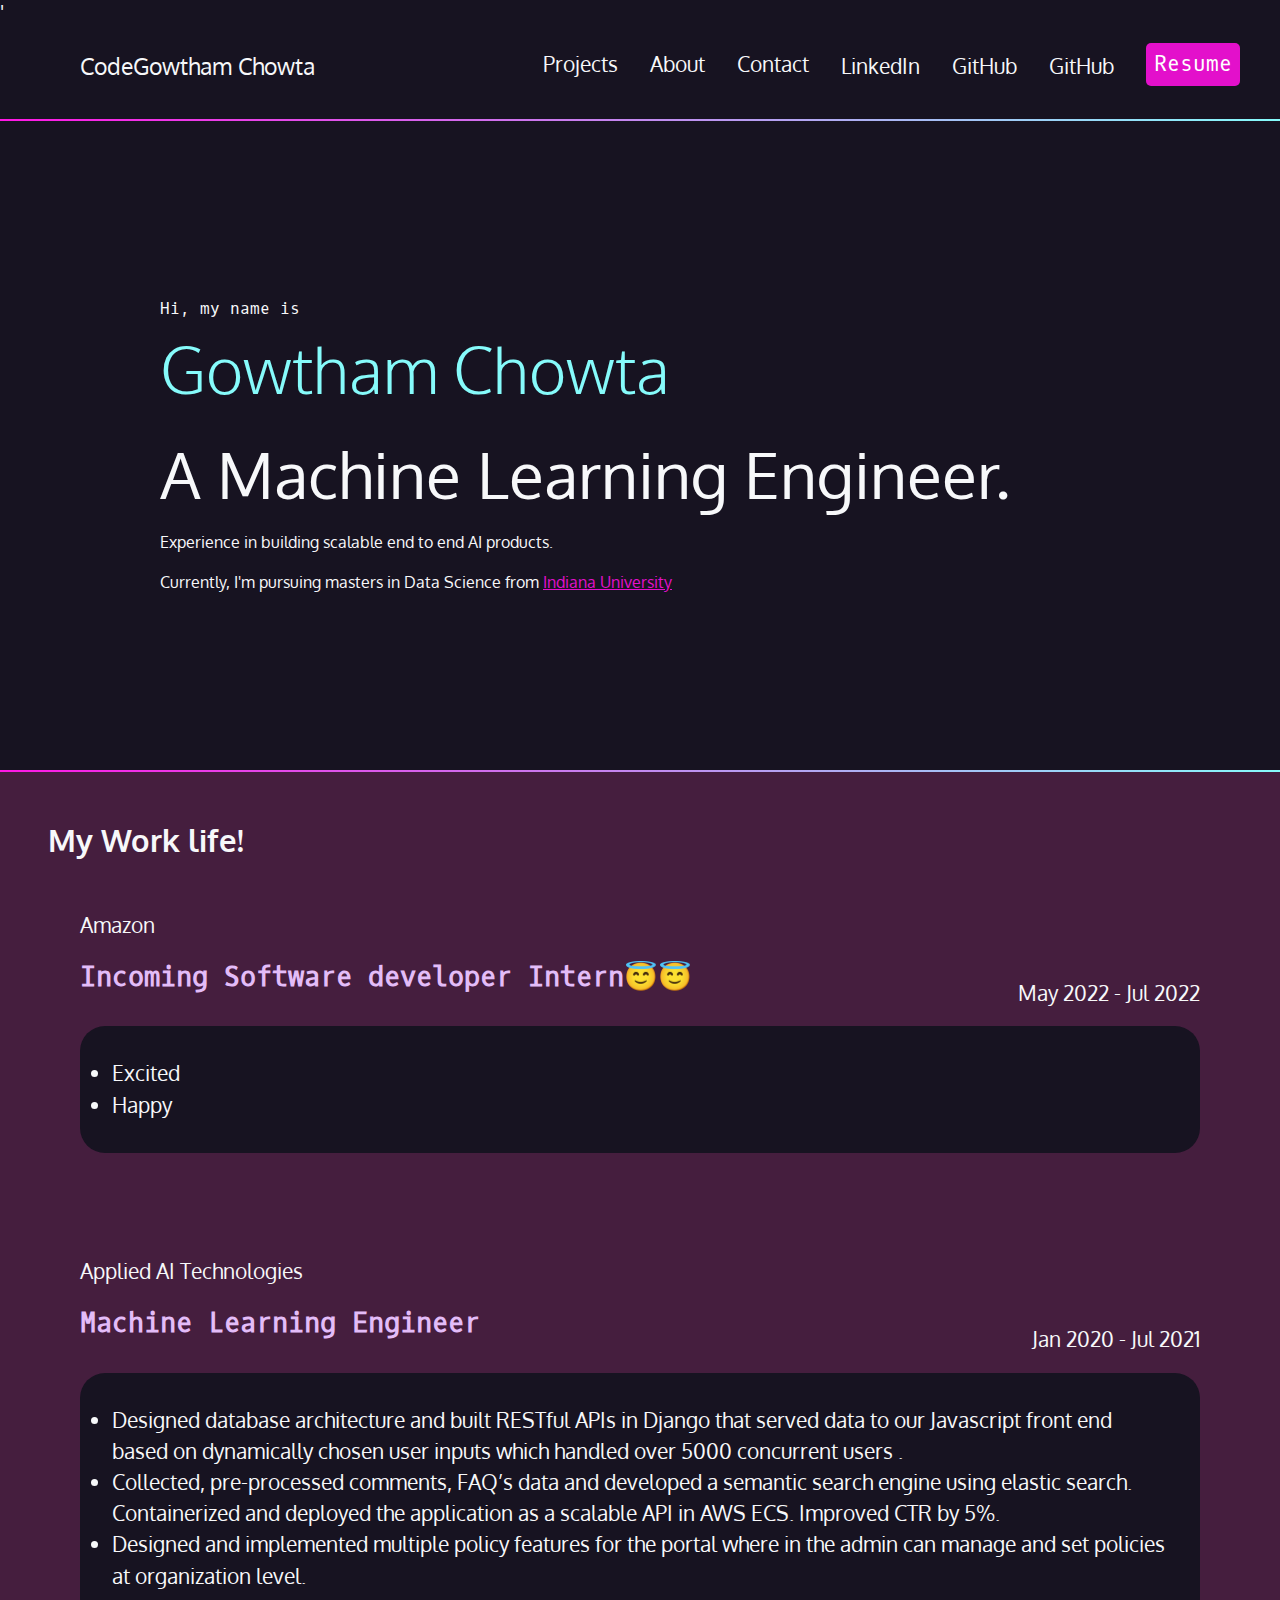
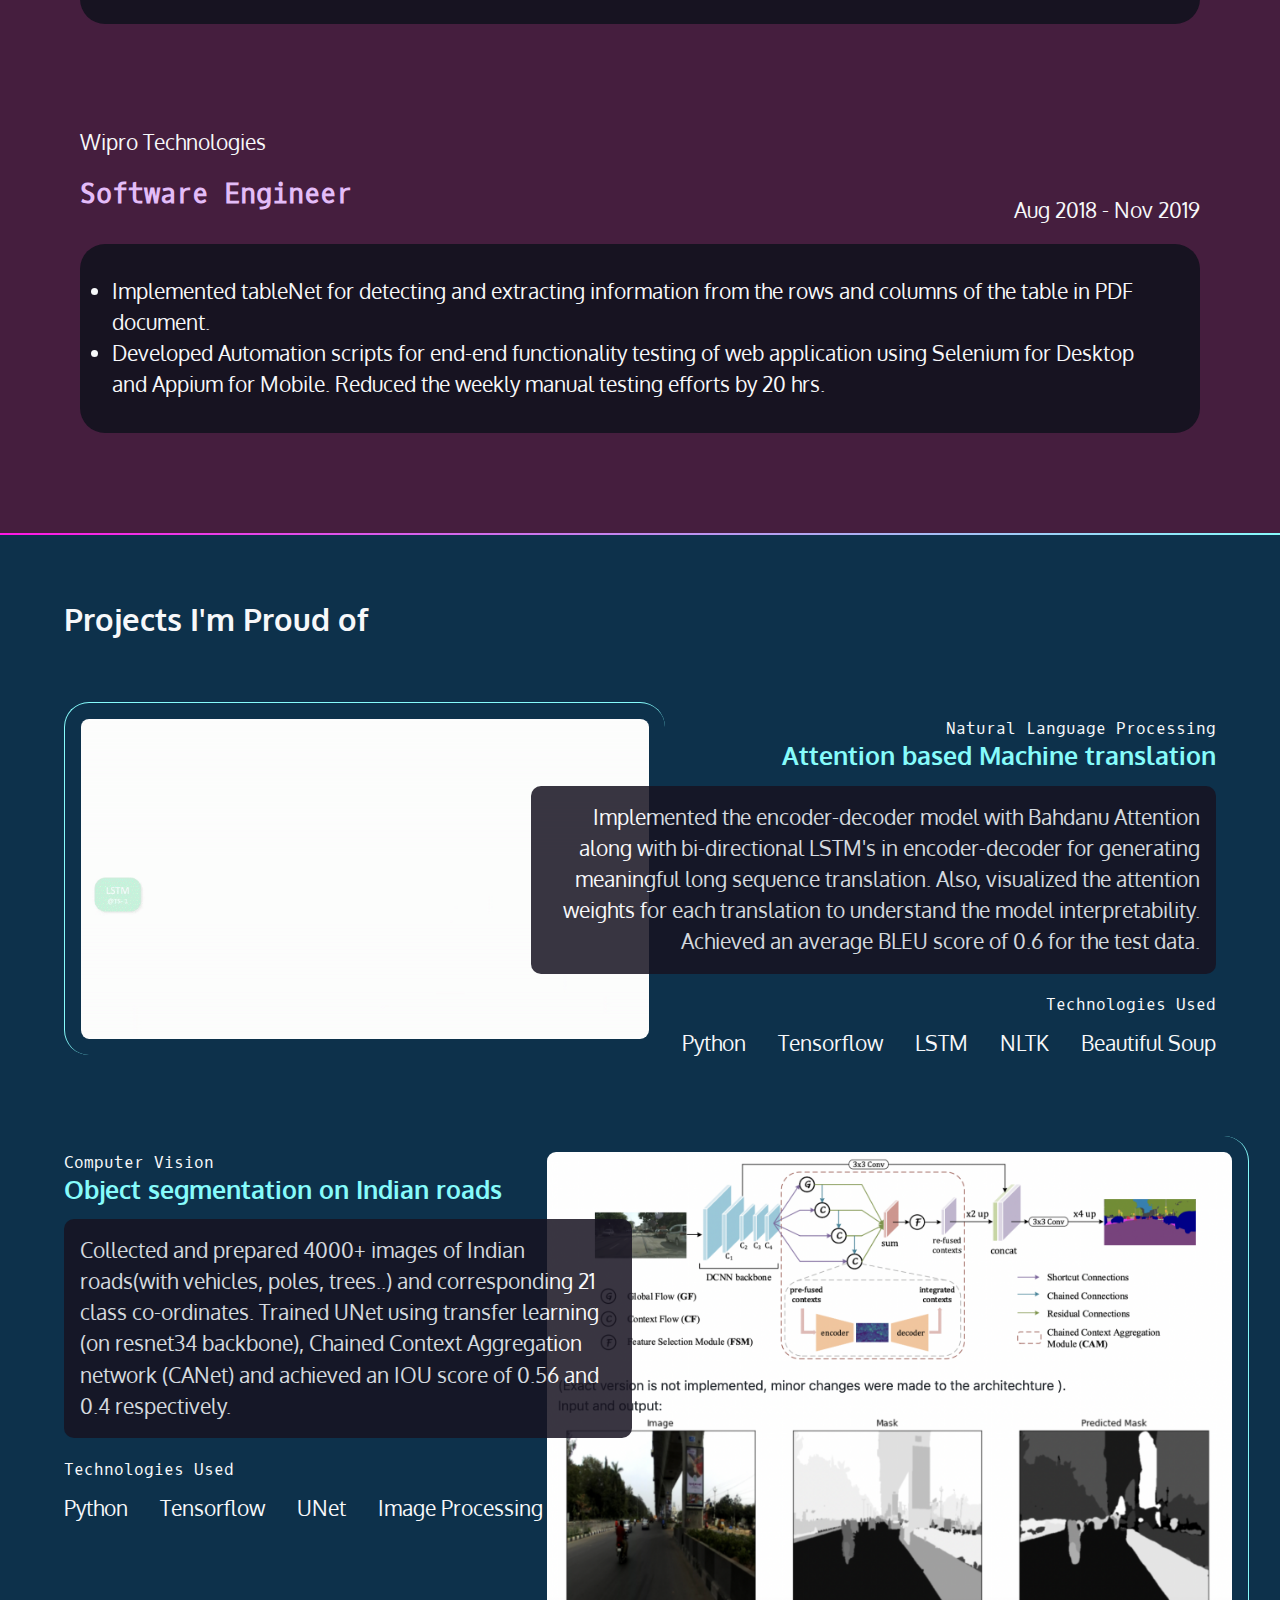
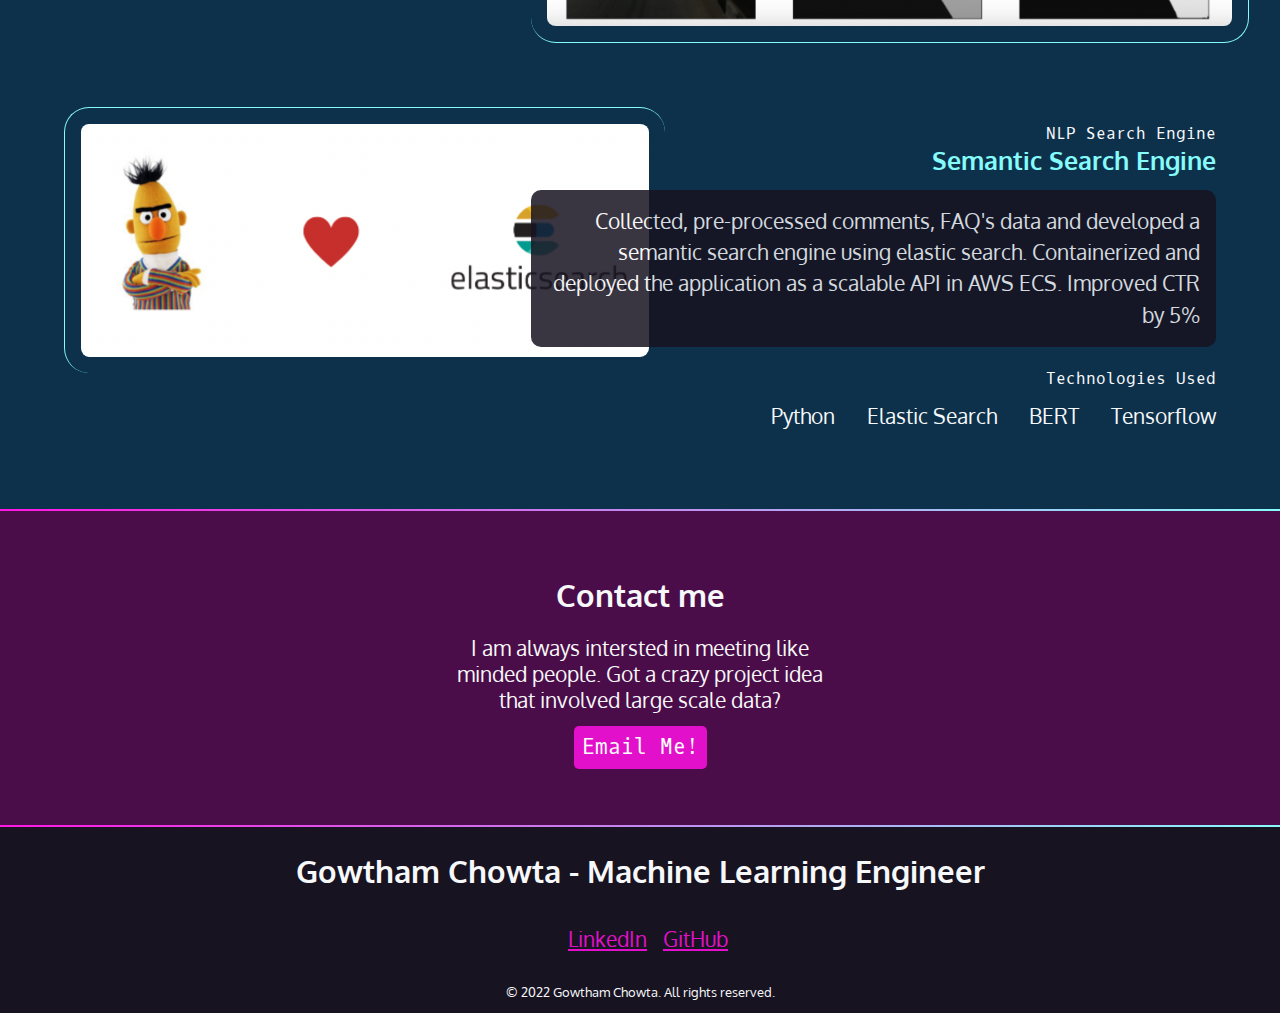
<file: index.html>
<!DOCTYPE html>
<html lang="en">

<head>
    <meta charset="UTF-8">
    <meta http-equiv="X-UA-Compatible" content="IE=edge">
    <meta name="viewport" content="width=device-width, initial-scale=1.0">
    <title>Portfolio with HTML/CSS</title>
    <link rel="stylesheet" href="public/index.css">'
    <link rel="preconnect" href="https://fonts.googleapis.com">
    <link rel="preconnect" href="https://fonts.gstatic.com" crossorigin>
    <link href="https://fonts.googleapis.com/css2?family=Oxygen+Mono&family=Oxygen:wght@300&display=swap"
        rel="stylesheet">
    <link rel="stylesheet" href="https://pro.fontawesome.com/releases/v5.10.0/css/all.css"
        integrity="sha384-AYmEC3Yw5cVb3ZcuHtOA93w35dYTsvhLPVnYs9eStHfGJvOvKxVfELGroGkvsg+p" crossorigin="anonymous" />

    <!-- <link href="/your-path-to-fontawesome/css/fontawesome.css" rel="stylesheet"> -->

</head>

<body>

    <nav>
        <ul class="pages">
            <!-- <li>
                <h1> <i class="fas fa-code"></i> Gowtham Chowta </h1>
            </li> -->
            <li> <a href="index.html"><i class="fas fa-code"></i>
                <span class="sr-only">Code</span>Gowtham Chowta</a> </li>
            <li> <a href="#projects">Projects</a> </li>
            <li> <a href="about.html">About</a></li>
            <li> <a href="#contact">Contact</a> </li>
            <li> <a href="https://www.linkedin.com/in/gauthamchowta/" target="_blank"><i class="fab fa-linkedin"></i>
                    <span class="sr-only">LinkedIn</span></a> </li>
            <li> <a href="https://github.com/GowthamChowta" target="_blank"><i class="fab fa-github"></i>
                    <span class="sr-only">GitHub</span></a> </li>

            <li> <a href="https://gautigadu091.medium.com/" target="_blank"><i class="fab fa-medium"></i></i>
                <span class="sr-only">GitHub</span></a> </li>
                <li> <a href="https://drive.google.com/file/d/1GenDVMFQDzAGqUfYYhJGeOoG4VwHVhlg/view?usp=sharing" target="_blank" id="button">Resume</a> </li>


        </ul>
    </nav>
    <div class="gradient"></div>
    <section class="intro">
        <p class="name">Hi, my name is <span>Gowtham Chowta</span> </p>

        <h2>A Machine Learning Engineer.</h2>
        <p> Experience in building scalable end to end AI products.</p>
        <p>Currently, I'm pursuing masters in Data Science from <a href="https://datascience.indiana.edu/">Indiana
                University</a> </p>
    </section>
    <div class="gradient"></div>
    <section class="work-exp">
        <h2 class='work-exp-heading'>My Work life!</h2>

        <article class="experience">
            <p class="comp-name">Amazon</p>
            <div class="row">
                <h3 class="comp-role">Incoming Software developer Intern😇😇
                </h3>
                <p class="comp-years-bwn">May 2022 - Jul 2022</p>
            </div>

            <ul class="comp-respo">
                <li>Excited</li>
                <li>Happy</li>                
            </ul>
            </p>
        </article>

        <article class="experience">
            <p class="comp-name">Applied AI Technologies</p>
            <div class="row">
                <h3 class="comp-role">Machine Learning Engineer</h3>
                <p class="comp-years-bwn">Jan 2020 - Jul 2021</p>
            </div>

            <ul class="comp-respo">
                <li>Designed database architecture and built RESTful APIs in Django that served data to our Javascript
                    front end based on dynamically chosen user inputs which handled over 5000 concurrent users .</li>
                <li>Collected, pre-processed comments, FAQ’s data and developed a semantic search engine using elastic
                    search. Containerized and deployed the application as a scalable API in AWS ECS. Improved CTR by 5%.
                </li>
                <li>Designed and implemented multiple policy features for the portal where in the admin can manage and
                    set policies at organization level.</li>
            </ul>
            </p>
        </article>

        <article class="experience">
            <p class="comp-name">Wipro Technologies</p>
            <div class="row">
                <h3 class="comp-role">Software Engineer</h3>
                <p class="comp-years-bwn">Aug 2018 - Nov 2019</p>
            </div>

            <ul class="comp-respo">
                <li>Implemented tableNet for detecting and extracting information from the rows and columns of the table in PDF
                    document.
                    </li>
                <li>Developed Automation scripts for end-end functionality testing of web application using Selenium for Desktop and
                    Appium for Mobile. Reduced the weekly manual testing efforts by 20 hrs.
                </li>                
            </ul>
            </p>
        </article>

    </section>



    <div class="gradient"></div>
    <div class="background-dkblue" id="projects">
        <section class="projects">
            <h2 class='projects-heading'>Projects I'm Proud of</h2>

            <article class="left">
                <div class="text">
                    <p class="project-info">Natural Language Processing</p>
                    <h3 class="project-title">Attention based Machine translation</h3>
                    <p class="project-desc"> Implemented the encoder-decoder model with Bahdanu Attention along with
                        bi-directional LSTM's in
                        encoder-decoder for generating meaningful long sequence translation. Also, visualized the
                        attention weights for each
                        translation to understand the model interpretability. Achieved an average BLEU score of 0.6 for
                        the test data.</p>
                    <p class="project-info">Technologies Used</p>
                    <ul class="tech-list">
                        <li>Python</li>
                        <li>Tensorflow</li>
                        <li>LSTM</li>
                        <li>NLTK</li>
                        <li>Beautiful Soup</li>
                    </ul>
                </div>
                <img src="public/p3.gif" alt="Machine translation">
            </article>



            <article class="right">
                <div class="text">
                    <p class="project-info">Computer Vision</p>
                    <h3 class="project-title">Object segmentation on Indian roads</h3>
                    <p class="project-desc"> Collected and prepared 4000+ images of Indian roads(with vehicles, poles,
                        trees..) and corresponding 21 class
                        co-ordinates. Trained UNet using transfer learning (on resnet34 backbone), Chained Context
                        Aggregation network (CANet) and
                        achieved an IOU score of 0.56 and 0.4 respectively.</p>
                    <p class="project-info">Technologies Used</p>
                    <ul class="tech-list">
                        <li>Python</li>
                        <li>Tensorflow</li>
                        <li>UNet</li>
                        <!-- <li>Deep Learning</li> -->
                        <li>Image Processing</li>
                    </ul>
                </div>
                <img src="public/p2.png" alt="Object Detection">
            </article>

            <article class="left">
                <div class="text">
                    <p class="project-info">NLP Search Engine</p>
                    <h3 class="project-title">Semantic Search Engine</h3>
                    <p class="project-desc">Collected, pre-processed comments, FAQ's data and developed a semantic
                        search engine using elastic search. Containerized and deployed the application as a scalable API
                        in
                        AWS ECS. Improved CTR by 5%</p>
                    <p class="project-info">Technologies Used</p>
                    <ul class="tech-list">
                        <li>Python</li>
                        <li>Elastic Search</li>
                        <li>BERT</li>
                        <li>Tensorflow</li>
                    </ul>
                </div>
                <img src="public/p1.png" alt="Search engine">
            </article>

            <!-- <p class="tech-list">Python Elastic Search BERT Tensorflow </p> -->

        </section>
    </div>

    <div class="gradient"></div>
    <div class="section-plum">
        <section class="contact" id="contact">
            <h2 class="title">Contact me</h2>
            <p class="info">I am always intersted in meeting like minded people. Got a crazy project idea that involved
                large scale data? </p>
            <a href="mailto:chgowt@iu.edu" class="email-me" id="button">Email Me!</a>
        </section>
    </div>
    <div class="gradient"></div>
    <section class="footer">
        <h2 class="footer-title">Gowtham Chowta - Machine Learning Engineer</h2>

        <a href="https://www.linkedin.com/in/gauthamchowta/" target="_blank"><i class="fab fa-linkedin"></i>
            <span class="sr-only">LinkedIn</span></a>
            <a href="https://github.com/GowthamChowta" target="_blank"><i class="fab fa-github"></i>
                <span class="sr-only">GitHub</span></a> 

        <p>&copy; 2022 Gowtham Chowta. All rights reserved.</p>

    </section>
</body>

</html>
</file>
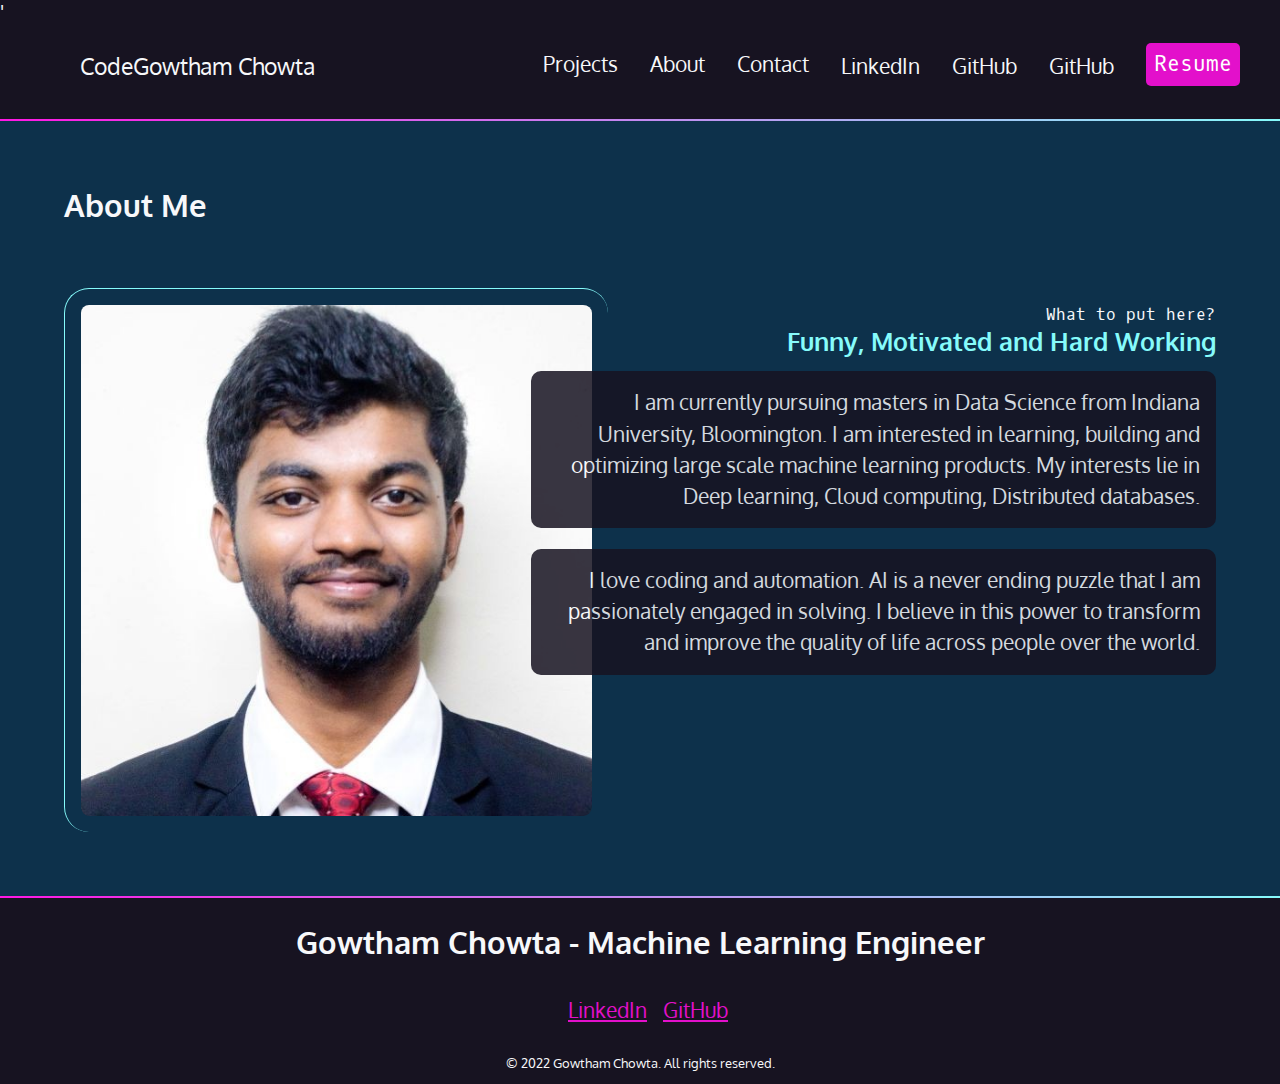
<file: about.html>
<!DOCTYPE html>
<html lang="en">

<head>
    <meta charset="UTF-8">
    <meta http-equiv="X-UA-Compatible" content="IE=edge">
    <meta name="viewport" content="width=device-width, initial-scale=1.0">
    <title>Portfolio with HTML/CSS</title>
    <link rel="stylesheet" href="public/index.css">'
    <link rel="preconnect" href="https://fonts.googleapis.com">
    <link rel="preconnect" href="https://fonts.gstatic.com" crossorigin>
    <link href="https://fonts.googleapis.com/css2?family=Oxygen+Mono&family=Oxygen:wght@300&display=swap"
        rel="stylesheet">
    <link rel="stylesheet" href="https://pro.fontawesome.com/releases/v5.10.0/css/all.css"
        integrity="sha384-AYmEC3Yw5cVb3ZcuHtOA93w35dYTsvhLPVnYs9eStHfGJvOvKxVfELGroGkvsg+p" crossorigin="anonymous" />

    <!-- <link href="/your-path-to-fontawesome/css/fontawesome.css" rel="stylesheet"> -->

</head>

<body>

    <nav>
        <ul class="pages">
            <li> <a href="index.html"><i class="fas fa-code"></i>
                <span class="sr-only">Code</span>Gowtham Chowta</a> </li>
            <li> <a href="#projects">Projects</a> </li>
            <li> <a href="">About</a></li>
            <li> <a href="#contact">Contact</a> </li>
            <li> <a href="https://www.linkedin.com/in/gauthamchowta/" target="_blank"><i class="fab fa-linkedin"></i>
                    <span class="sr-only">LinkedIn</span></a> </li>
            <li> <a href="https://github.com/GowthamChowta" target="_blank"><i class="fab fa-github"></i>
                    <span class="sr-only">GitHub</span></a> </li>            
            <li> <a href="https://gautigadu091.medium.com/" target="_blank"><i class="fab fa-medium"></i></i>
                <span class="sr-only">GitHub</span></a> </li>
            
                <li> <a href="https://drive.google.com/file/d/1GenDVMFQDzAGqUfYYhJGeOoG4VwHVhlg/view?usp=sharing" target="_blank" id="button">Resume</a> </li>
            



        </ul>
    </nav>
    

    <div class="gradient"></div>
    <div class="background-dkblue" id="projects">
        <section class="projects">
            <h2 class='projects-heading'>About Me</h2>

            <article class="left">
                <div class="text">
                    <p class="project-info">What to put here?</p>
                    <h3 class="project-title">Funny, Motivated and Hard Working</h3>
                    <p class="project-desc"> I am currently pursuing masters in Data Science from Indiana University, Bloomington. I am interested in learning, building and optimizing large scale machine learning products. My interests lie in Deep learning, Cloud computing, Distributed databases.                        
                    <p class="project-desc">I love coding and automation. AI is a never ending puzzle that I am passionately engaged in solving. I believe in this power to transform and improve the quality of life across people over the world.</p></p>

                </div>
                <img id="profile-picture" src="public/profile.jpeg" alt="Machine translation">
            </article>


        </section>
    </div>

  
    <div class="gradient"></div>
    <section class="footer">
        <h2 class="footer-title">Gowtham Chowta - Machine Learning Engineer</h2>

        <a href="https://www.linkedin.com/in/gauthamchowta/" target="_blank"><i class="fab fa-linkedin"></i>
            <span class="sr-only">LinkedIn</span></a>
            <a href="https://github.com/GowthamChowta" target="_blank"><i class="fab fa-github"></i>
                <span class="sr-only">GitHub</span></a> 

        <p>&copy; 2022 Gowtham Chowta. All rights reserved.</p>

    </section>
</body>

</html>
</file>
<file: public/index.css>
:root {
    --black: #171321;
    --dkblue: #0d314b;
    --plum: #4b0d49;
    --hotmag: #ff17e4;
    --magenta: #e310cb;
    --aqua: #86fbfb;
    --white: #f7f8fa;
    --font-size: 1.3rem;
    --mono: "Oxygen mono", monospace;
    --sans: Oxygen, sans-serif;
}

html {
    scroll-behavior: smooth;
  }

body{
    font-family: var(--sans);
    background-color: var(--black);
    color: var(--white);
    padding: 0;
    margin: 0;
    font-size: var(--font-size);
    
}

h1,h2,h3{
    margin: 0;
}
a{
    color: var(--magenta);
}
a:hover{
    color: var(--hotmag);
    text-decoration: none;
}

/* Gradient border */
.gradient{
    background: linear-gradient(90deg, rgba(255,23,228,1) 0%, rgba(134,251,251,1) 100%);
    height: 2px;

}

/* Navigation */
.pages{
    list-style: none;
    display: flex;
    flex-flow: row wrap;
    justify-content:center;
    align-items: center;
    gap: 2rem;
    padding-bottom: 1.1rem;
    /* align-items: space-between; */
}
.pages li:first-child {    
    font-family: var(--sans);
    flex-basis: 100%;
    font-size: 110%;
    /* border: 3px solid red; */
    text-align: center;
    /* align-self: flex-start; */
}
.pages li a {
    color: var(--white);
    text-decoration: none;
}

nav [class*="fa"]{
    font-size: 120%;
    color: var(--aqua);
}
.pages li a:hover,nav [class*="fa"]:hover{
    color: var(--magenta);
}

/* Introduction */
.intro{
    padding: 10rem;
}
.intro .name{
    font-family: var(--mono);
    font-size: 1rem;
}
.intro span{
    font-family: var(--sans);
    color:var(--aqua);
    font-weight: 300;
    font-size: 4rem;
    display: block;
}
.intro h2{
    font-size: 4rem;
    font-weight: normal;
}
.intro p {
    font-size: 1rem;
    line-height: 1.5;
}

/* Contact form */
.section-plum{
    background-color: var(--plum);
}
.contact{
    
    text-align: center;
    padding: 4rem 0;
    width: 400px;
    margin: 0 auto;
}
#button{
    background-color: var(--magenta);
    font-family: var(--mono);
    color: white;
    border-radius: 5px;
    padding: 0.5rem;
    text-decoration: none;
    
}
#button:hover{
    /* color: var(--hotmag); */
    background-color: var(--hotmag);
    color: white;
    
}
@media (min-width:850px){

    nav{
        max-width: 1200px;
        margin: 0 auto;
        /* border:3px solid green; */
    }
    .pages li:first-child{
        flex-basis: auto;
        text-align: left;
        /* border:3px solid red;         */
        margin-right: auto ;
    }
}

/* Footer */
.footer{
    background-color: var(--black);
    /* padding: 3rem; */
    margin: auto;
    text-align: center;
    display: flex;
    flex-flow: row wrap;
    justify-content: center;
}
.footer h2{
    padding:1.5rem;
    flex-basis: 100%;
}
.footer a .fab{
    font-size: 2rem;
    padding: 0.5rem;
}
.footer p{
    padding: 1rem 0 0 0;
    font-size: 0.8rem;
    flex-basis: 100%;
}

/* Projects */
.background-dkblue{

    background-color: var(--dkblue);
    padding: 2rem;   
}

.projects-heading{
    padding: 2rem;
}
article{
    padding: 2rem;
}
.project-info{
    font-family: var(--mono);
    margin-bottom: 0.5rem;
    font-size: 1rem;
}
.project-title{
    color: var(--aqua);
    font-size: 25px;
    font-weight: 800;
    margin-top: 0rem;
    line-height: 0.7;    
}
.project-desc{
    display: block;
    background-color: var(--black);
    color: var(--white);
    padding:1rem;
    border-radius: 10px;
    line-height: 1.5;
    opacity: 0.85;
}

.tech-list{
    display: flex;
    gap: 2rem;
    padding-left: 0;
    list-style:none;
    line-height: 0.7;
}
article.left img{

    border-left: var(--aqua) 0.15px solid;
    border-top:var(--aqua) 0.15px solid;
    padding: 1rem;
    width: 100%;   
    border-radius: 25px; 
}

article.right img{

    border-right: var(--aqua) 0.15px solid;
    border-bottom:var(--aqua) 0.15px solid;
    padding: 1rem;
    width: 100%;   
    border-radius: 25px; 
}

@media (min-width:650px){
    .projects{
        max-width: 1250px;
        margin: 0 auto;
        /* border:3px solid green; */
    }

    article.left{
        display: grid;
        grid-template-columns: repeat(10,1fr);
        gap: 1rem;
    }
    article.left img{
        grid-column: 1/6;
        grid-row:1/2;
    }
    article.left .text{
        order:2;
        text-align: right;
        grid-column: 5/11;
        grid-row:1/2;
    }
    article.left .tech-list{
        justify-content: flex-end;
    }

    article.right{
        display: grid;
        grid-template-columns: repeat(10,1fr);
        gap: 1rem;
    }
    article.right img{
        order: 2;
        grid-column: 5/11;
        grid-row:1/2;        
    }

    article.right .text{
        text-align: left;
        grid-column: 1/6;
        grid-row:1/2;
    }
    

}

/* Experience */
.work-exp{
    background-color: #451e3e;
    padding: 3rem;
}
.comp-respo{
    background-color: var(--black);
    border-radius: 25px;
    padding: 2rem;
    margin: 0;
    line-height: 1.5;
}
.comp-role{
    font-size: 130%;
    /* color:var(--magenta); */
    color: #e3bcf8;
    font-weight: bold;
    font-family: var(--mono);
}
.work-exp .row{
    display: flex;
    justify-content: space-between;
}

#profile-picture{
    width: 90%;
}
</file>
